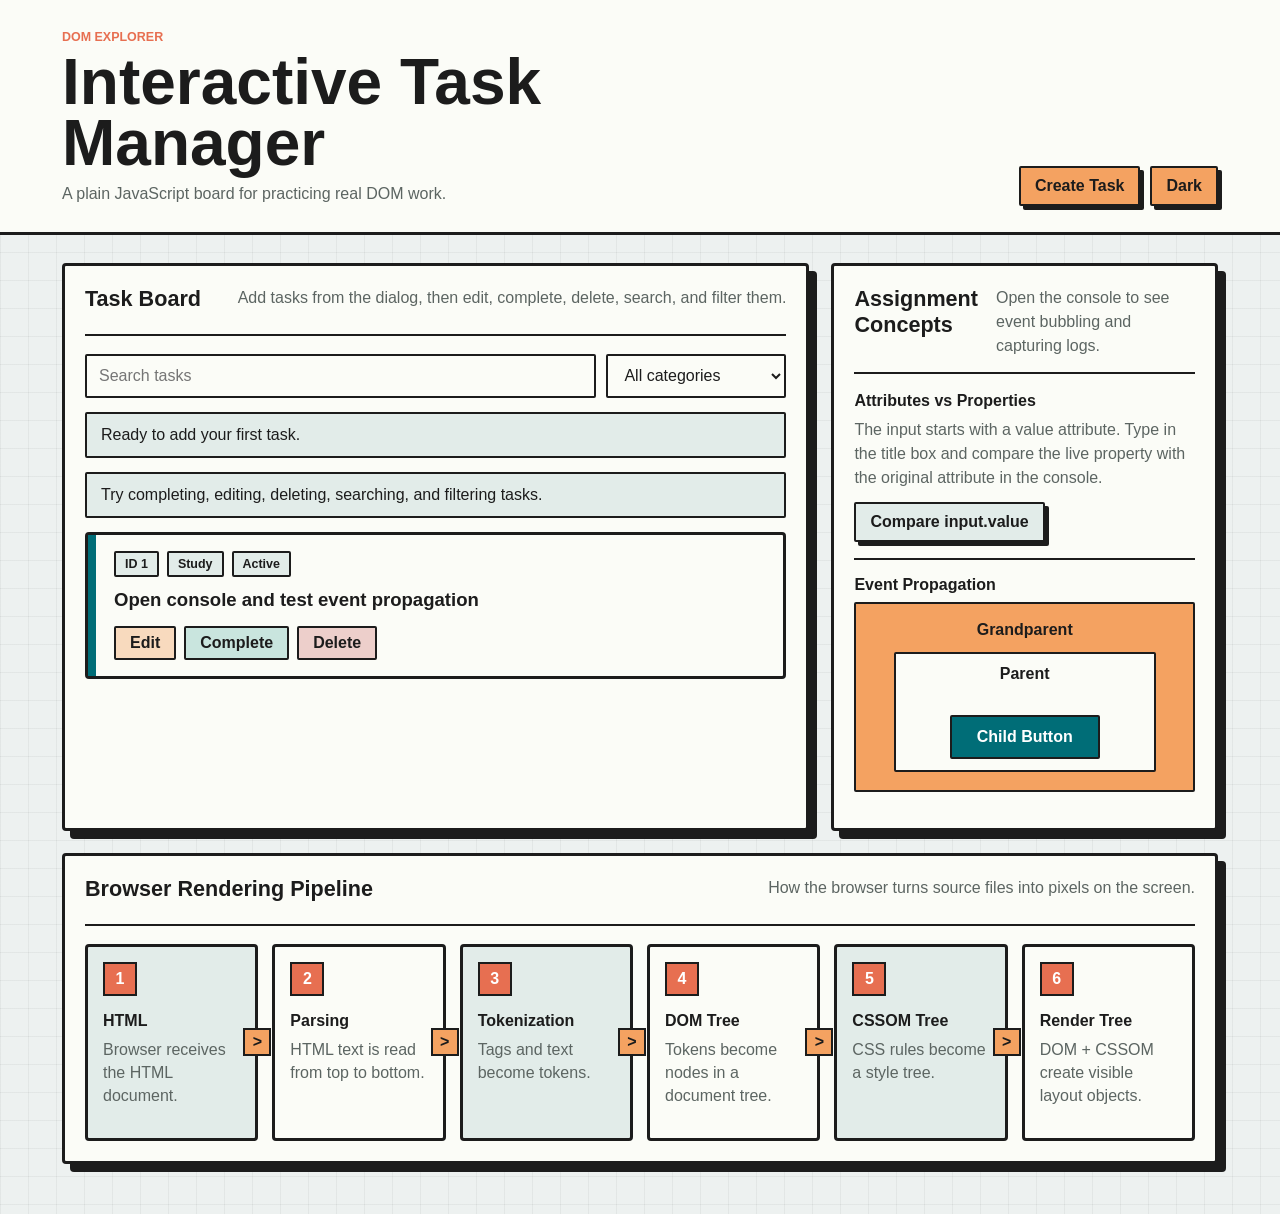
<file: Assignments/Task Manager/index.html>
<!DOCTYPE html>
<html lang="en" data-theme="light">
<head>
  <meta charset="UTF-8">
  <meta name="viewport" content="width=device-width, initial-scale=1.0">
  <title>DOM Explorer Task Manager</title>
  <link rel="stylesheet" href="style.css">
</head>
<body>
  <header class="app-header">
    <div>
      <p class="eyebrow">DOM Explorer</p>
      <h1>Interactive Task Manager</h1>
      <p class="subtitle">A plain JavaScript board for practicing real DOM work.</p>
    </div>

    <div class="header-actions">
      <button class="primary-button" id="openTaskDialog" type="button">Create Task</button>
      <button class="theme-toggle" id="themeToggle" type="button" aria-pressed="false">
        Dark
      </button>
    </div>
  </header>

  <main class="layout">
    <section class="panel task-panel" aria-labelledby="taskFormTitle">
      <div class="section-heading">
        <h2 id="taskFormTitle">Task Board</h2>
        <p>Add tasks from the dialog, then edit, complete, delete, search, and filter them.</p>
      </div>

      <div class="tools" aria-label="Task tools">
        <label class="search-label" for="taskSearch">Search</label>
        <input id="taskSearch" type="search" placeholder="Search tasks">

        <label class="filter-label" for="categoryFilter">Filter</label>
        <select id="categoryFilter">
          <option value="all">All categories</option>
          <option value="study">Study</option>
          <option value="project">Project</option>
          <option value="personal">Personal</option>
          <option value="revision">Revision</option>
        </select>
      </div>

      <div id="taskNotice" class="notice" role="status">Ready to add your first task.</div>
      <div id="taskList" class="task-list" aria-live="polite"></div>
    </section>

    <aside class="panel concepts-panel" aria-labelledby="conceptsTitle">
      <div class="section-heading">
        <h2 id="conceptsTitle">Assignment Concepts</h2>
        <p>Open the console to see event bubbling and capturing logs.</p>
      </div>

      <section class="mini-section">
        <h3>Attributes vs Properties</h3>
        <p id="attributeDemo">
          The input starts with a value attribute. Type in the title box and compare the live
          property with the original attribute in the console.
        </p>
        <button id="compareValueButton" class="secondary-button" type="button">
          Compare input.value
        </button>
      </section>

      <section class="mini-section">
        <h3>Event Propagation</h3>
        <div id="grandparentBox" class="prop-box grandparent">
          Grandparent
          <div id="parentBox" class="prop-box parent">
            Parent
            <button id="childButton" class="prop-box child" type="button">
              Child Button
            </button>
          </div>
        </div>
      </section>
    </aside>

    <section class="panel pipeline-panel" aria-labelledby="pipelineTitle">
      <div class="section-heading">
        <h2 id="pipelineTitle">Browser Rendering Pipeline</h2>
        <p>How the browser turns source files into pixels on the screen.</p>
      </div>

      <div class="pipeline">
        <article class="pipeline-card">
          <span>1</span>
          <h3>HTML</h3>
          <p>Browser receives the HTML document.</p>
        </article>
        <article class="pipeline-card">
          <span>2</span>
          <h3>Parsing</h3>
          <p>HTML text is read from top to bottom.</p>
        </article>
        <article class="pipeline-card">
          <span>3</span>
          <h3>Tokenization</h3>
          <p>Tags and text become tokens.</p>
        </article>
        <article class="pipeline-card">
          <span>4</span>
          <h3>DOM Tree</h3>
          <p>Tokens become nodes in a document tree.</p>
        </article>
        <article class="pipeline-card">
          <span>5</span>
          <h3>CSSOM Tree</h3>
          <p>CSS rules become a style tree.</p>
        </article>
        <article class="pipeline-card">
          <span>6</span>
          <h3>Render Tree</h3>
          <p>DOM + CSSOM create visible layout objects.</p>
        </article>
      </div>
    </section>
  </main>

  <dialog id="taskDialog" class="task-dialog" aria-labelledby="dialogTitle">
    <form id="taskForm" class="task-form" method="dialog">
      <div class="dialog-head">
        <div>
          <p class="eyebrow">New entry</p>
          <h2 id="dialogTitle">Create Task</h2>
        </div>
        <button class="icon-button" id="closeTaskDialog" type="button" aria-label="Close dialog">
          X
        </button>
      </div>

      <label for="taskTitle">Task title</label>
      <input
        id="taskTitle"
        name="taskTitle"
        type="text"
        value="Learn DOM Manipulation"
        placeholder="Enter a task"
        autocomplete="off"
        required
      >

      <label for="taskCategory">Category</label>
      <select id="taskCategory" name="taskCategory" required>
        <option value="study">Study</option>
        <option value="project">Project</option>
        <option value="personal">Personal</option>
        <option value="revision">Revision</option>
      </select>

      <div class="dialog-actions">
        <button class="secondary-button" id="cancelTaskDialog" type="button">Cancel</button>
        <button class="primary-button" type="submit">Add Task</button>
      </div>
    </form>
  </dialog>

  <script src="script.js"></script>
</body>
</html>
</file>
<file: Assignments/Task Manager/style.css>
:root {
  color-scheme: light;
  --bg: #edf1f0;
  --surface: #fbfcf7;
  --surface-strong: #e2ece9;
  --ink: #1c1c1c;
  --muted: #5c6562;
  --line: #1c1c1c;
  --primary: #006d77;
  --primary-strong: #004d55;
  --accent: #e76f51;
  --sun: #f4a261;
  --success: #2a9d8f;
  --danger: #bf3f3f;
  --warning: #91640d;
  --shadow: 8px 8px 0 #1c1c1c;
}

[data-theme="dark"] {
  color-scheme: dark;
  --bg: #151716;
  --surface: #202522;
  --surface-strong: #2b3430;
  --ink: #f7f7ef;
  --muted: #bbc4bd;
  --line: #f7f7ef;
  --primary: #70d6d0;
  --primary-strong: #9ce7e2;
  --accent: #ff8f70;
  --sun: #ffd166;
  --success: #8bd8bd;
  --danger: #ff9a9a;
  --warning: #ffd166;
  --shadow: 8px 8px 0 #050505;
}

* {
  box-sizing: border-box;
}

body {
  margin: 0;
  min-height: 100vh;
  font-family: "Segoe UI", Arial, Helvetica, sans-serif;
  background:
    linear-gradient(90deg, rgba(28, 28, 28, 0.05) 1px, transparent 1px),
    linear-gradient(rgba(28, 28, 28, 0.05) 1px, transparent 1px),
    var(--bg);
  background-size: 28px 28px;
  color: var(--ink);
}

button,
input,
select {
  font: inherit;
}

button {
  cursor: pointer;
}

h1,
h2,
h3,
p {
  margin-top: 0;
}

.app-header {
  display: flex;
  align-items: flex-end;
  justify-content: space-between;
  gap: 24px;
  padding: 30px clamp(18px, 5vw, 62px) 26px;
  border-bottom: 3px solid var(--line);
  background: var(--surface);
}

.header-actions {
  display: flex;
  flex-wrap: wrap;
  justify-content: flex-end;
  gap: 10px;
}

.eyebrow {
  margin-bottom: 8px;
  color: var(--accent);
  font-size: 0.78rem;
  font-weight: 900;
  letter-spacing: 0;
  text-transform: uppercase;
}

h1 {
  max-width: 760px;
  margin-bottom: 8px;
  font-size: clamp(2.2rem, 5vw, 4.8rem);
  line-height: 0.95;
}

h2 {
  margin-bottom: 8px;
  font-size: 1.35rem;
}

h3 {
  margin-bottom: 8px;
  font-size: 1rem;
}

.subtitle,
.section-heading p,
.mini-section p {
  margin-bottom: 0;
  color: var(--muted);
  line-height: 1.5;
}

.layout {
  display: grid;
  grid-template-columns: minmax(0, 1.45fr) minmax(290px, 0.75fr);
  gap: 22px;
  padding: 28px clamp(18px, 5vw, 62px) 50px;
}

.panel {
  background: var(--surface);
  border: 3px solid var(--line);
  border-radius: 4px;
  box-shadow: var(--shadow);
  padding: 20px;
}

.task-panel {
  min-width: 0;
}

.pipeline-panel {
  grid-column: 1 / -1;
}

.section-heading {
  display: flex;
  align-items: flex-start;
  justify-content: space-between;
  gap: 18px;
  margin-bottom: 18px;
  padding-bottom: 14px;
  border-bottom: 2px solid var(--line);
}

.tools {
  display: grid;
  grid-template-columns: minmax(180px, 1fr) 180px;
  gap: 10px;
  margin-bottom: 14px;
}

.tools label {
  position: absolute;
  width: 1px;
  height: 1px;
  overflow: hidden;
  clip: rect(0, 0, 0, 0);
}

input,
select {
  width: 100%;
  min-height: 44px;
  border: 2px solid var(--line);
  border-radius: 2px;
  padding: 0 12px;
  background: var(--surface);
  color: var(--ink);
}

input:focus,
select:focus,
button:focus-visible {
  outline: 3px solid var(--sun);
  outline-offset: 2px;
}

.primary-button,
.secondary-button,
.theme-toggle,
.task-action,
.icon-button {
  min-height: 40px;
  border: 2px solid var(--line);
  border-radius: 2px;
  padding: 0 14px;
  font-weight: 900;
  color: var(--ink);
  box-shadow: 4px 4px 0 var(--line);
  transition: transform 140ms ease, box-shadow 140ms ease, background 140ms ease;
}

.primary-button,
.theme-toggle {
  background: var(--sun);
}

.primary-button:hover,
.theme-toggle:hover {
  background: var(--accent);
}

.secondary-button,
.task-action,
.icon-button {
  background: var(--surface-strong);
}

.primary-button:active,
.secondary-button:active,
.theme-toggle:active,
.task-action:active,
.icon-button:active {
  transform: translate(3px, 3px);
  box-shadow: 1px 1px 0 var(--line);
}

.notice {
  padding: 12px 14px;
  border: 2px solid var(--line);
  border-radius: 2px;
  color: var(--ink);
  background: var(--surface-strong);
  margin-bottom: 14px;
}

.task-list {
  display: grid;
  gap: 12px;
}

.task-card {
  position: relative;
  border: 3px solid var(--line);
  border-radius: 4px;
  padding: 16px;
  background: var(--surface);
}

.task-card::before {
  content: "";
  position: absolute;
  inset: 0 auto 0 0;
  width: 8px;
  background: var(--primary);
}

.task-card[data-category="project"]::before {
  background: var(--accent);
}

.task-card[data-category="personal"]::before {
  background: var(--sun);
}

.task-card[data-category="revision"]::before {
  background: var(--success);
}

.task-card[data-status="complete"] {
  background: var(--surface-strong);
}

.task-card[data-status="complete"] .task-title {
  color: var(--muted);
  text-decoration: line-through;
}

.task-meta {
  display: flex;
  flex-wrap: wrap;
  gap: 8px;
  align-items: center;
  margin-bottom: 10px;
  padding-left: 10px;
}

.pill {
  display: inline-flex;
  align-items: center;
  min-height: 26px;
  border: 2px solid var(--line);
  border-radius: 2px;
  padding: 0 9px;
  background: var(--surface-strong);
  color: var(--ink);
  font-size: 0.78rem;
  font-weight: 900;
  text-transform: capitalize;
}

.task-title {
  margin-bottom: 14px;
  padding-left: 10px;
  font-size: 1.16rem;
  line-height: 1.35;
}

.task-actions {
  display: flex;
  flex-wrap: wrap;
  gap: 8px;
  padding-left: 10px;
}

.task-action {
  min-height: 34px;
  box-shadow: none;
}

.task-action[data-action="complete"] {
  background: color-mix(in srgb, var(--success) 24%, var(--surface));
}

.task-action[data-action="delete"] {
  background: color-mix(in srgb, var(--danger) 24%, var(--surface));
}

.task-action[data-action="edit"] {
  background: color-mix(in srgb, var(--sun) 38%, var(--surface));
}

.mini-section {
  padding: 16px 0;
  border-top: 2px solid var(--line);
}

.mini-section:first-of-type {
  border-top: 0;
  padding-top: 0;
}

.mini-section .secondary-button {
  margin-top: 12px;
}

.prop-box {
  display: grid;
  place-items: center;
  border: 2px solid var(--line);
  border-radius: 2px;
  text-align: center;
  font-weight: 900;
}

.grandparent {
  min-height: 190px;
  padding: 16px;
  background: var(--sun);
  color: #1c1c1c;
}

.parent {
  width: 86%;
  min-height: 120px;
  margin-top: 10px;
  background: var(--surface);
  color: var(--ink);
}

.child {
  min-width: 150px;
  min-height: 44px;
  margin-top: 10px;
  background: var(--primary);
  color: #ffffff;
}

.pipeline {
  display: grid;
  grid-template-columns: repeat(6, minmax(130px, 1fr));
  gap: 14px;
}

.pipeline-card {
  position: relative;
  min-height: 156px;
  border: 3px solid var(--line);
  border-radius: 4px;
  padding: 15px;
  background: var(--surface);
}

.pipeline-card:nth-child(odd) {
  background: var(--surface-strong);
}

.pipeline-card:not(:last-child)::after {
  content: ">";
  position: absolute;
  top: 50%;
  right: -16px;
  transform: translateY(-50%);
  width: 24px;
  height: 24px;
  display: grid;
  place-items: center;
  border: 2px solid var(--line);
  background: var(--sun);
  color: #1c1c1c;
  font-weight: 900;
  z-index: 2;
}

.pipeline-card span {
  display: inline-grid;
  place-items: center;
  width: 34px;
  height: 34px;
  margin-bottom: 16px;
  border: 2px solid var(--line);
  background: var(--accent);
  color: #ffffff;
  font-weight: 900;
}

.pipeline-card p {
  color: var(--muted);
  line-height: 1.45;
}

.task-dialog {
  width: min(92vw, 520px);
  border: 3px solid var(--line);
  border-radius: 4px;
  padding: 0;
  background: var(--surface);
  color: var(--ink);
  box-shadow: var(--shadow);
}

.task-dialog::backdrop {
  background: rgba(15, 18, 18, 0.62);
}

.task-form {
  display: grid;
  gap: 12px;
  padding: 20px;
}

.dialog-head {
  display: flex;
  justify-content: space-between;
  gap: 20px;
  padding-bottom: 12px;
  border-bottom: 2px solid var(--line);
}

.dialog-head h2 {
  margin-bottom: 0;
}

.icon-button {
  width: 40px;
  min-height: 40px;
  padding: 0;
}

.task-form label {
  font-weight: 900;
}

.dialog-actions {
  display: flex;
  justify-content: flex-end;
  gap: 10px;
  padding-top: 8px;
}

@media (max-width: 980px) {
  .layout {
    grid-template-columns: 1fr;
  }

  .pipeline {
    grid-template-columns: repeat(2, minmax(0, 1fr));
  }

  .pipeline-card::after {
    display: none;
  }
}

@media (max-width: 680px) {
  .app-header {
    align-items: stretch;
    flex-direction: column;
  }

  .header-actions,
  .theme-toggle,
  .primary-button {
    width: 100%;
  }

  .tools,
  .pipeline {
    grid-template-columns: 1fr;
  }

  .section-heading {
    display: block;
  }
}
</file>
